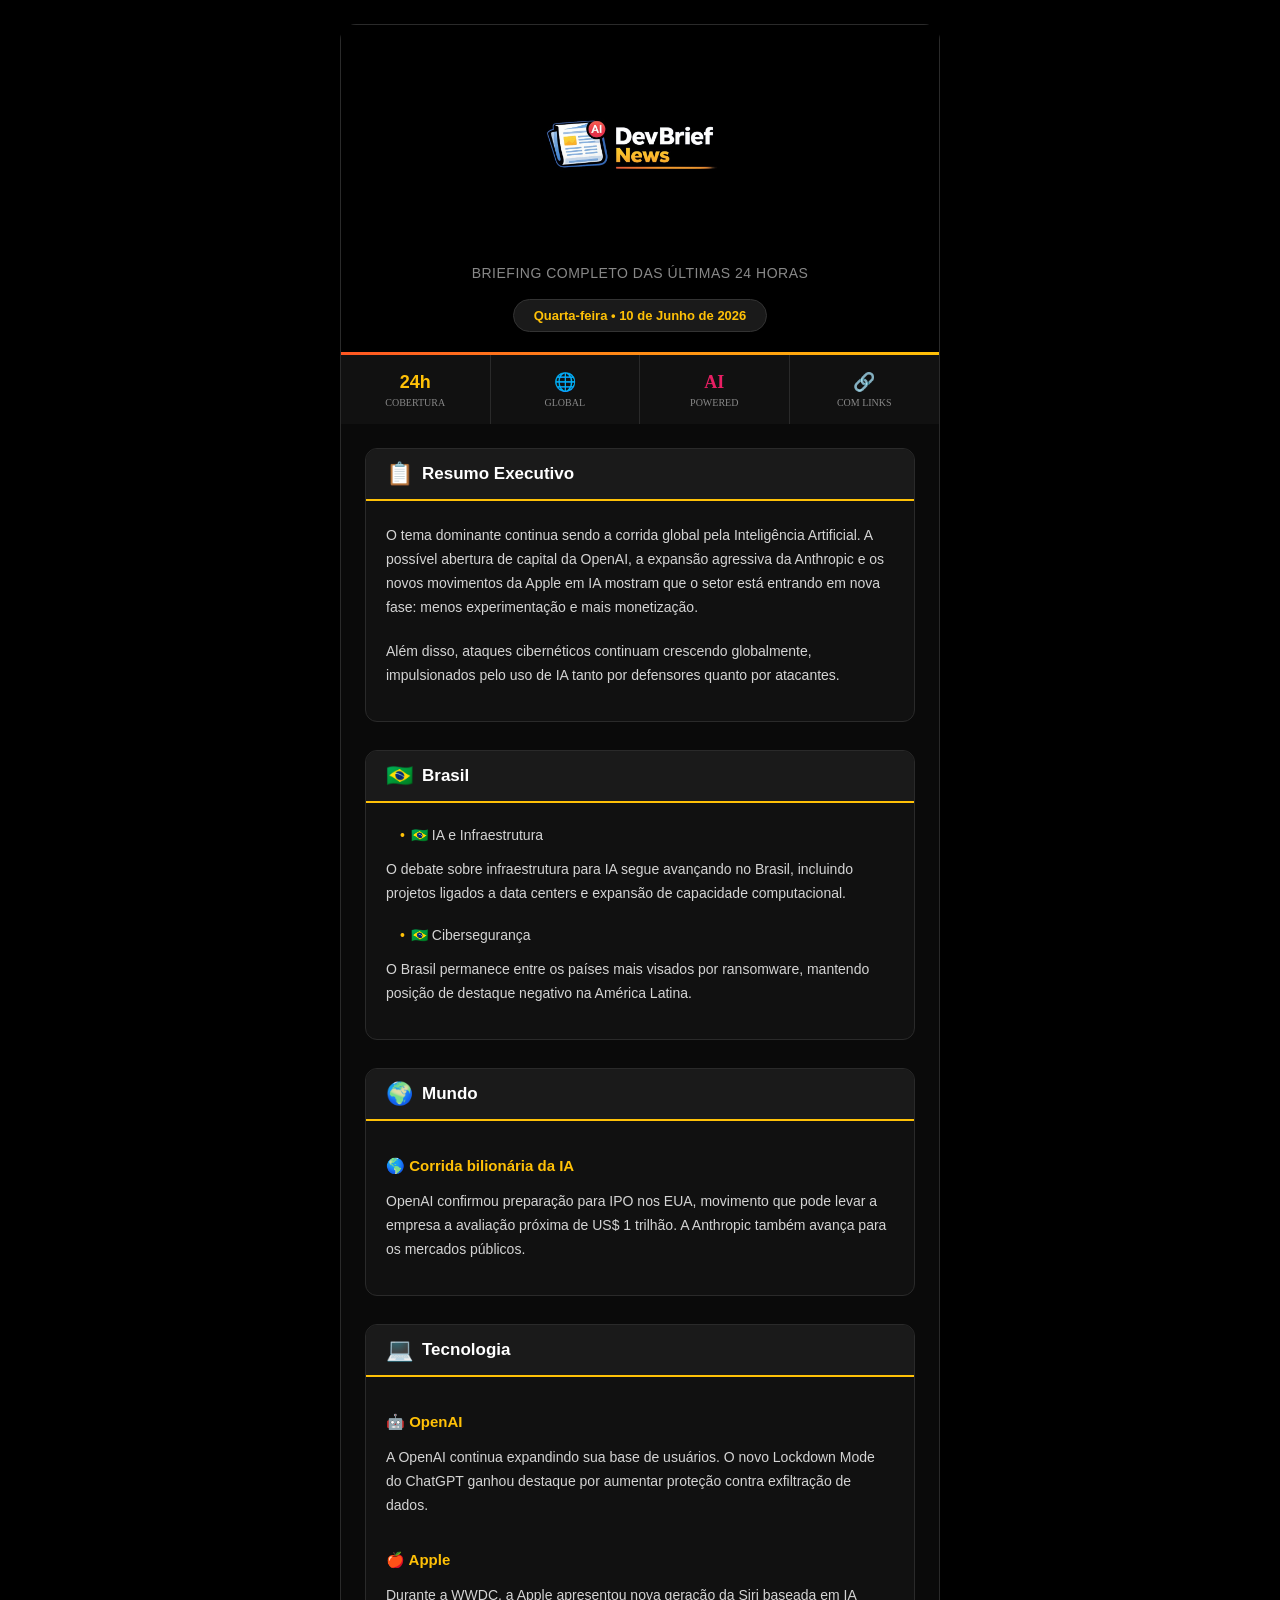
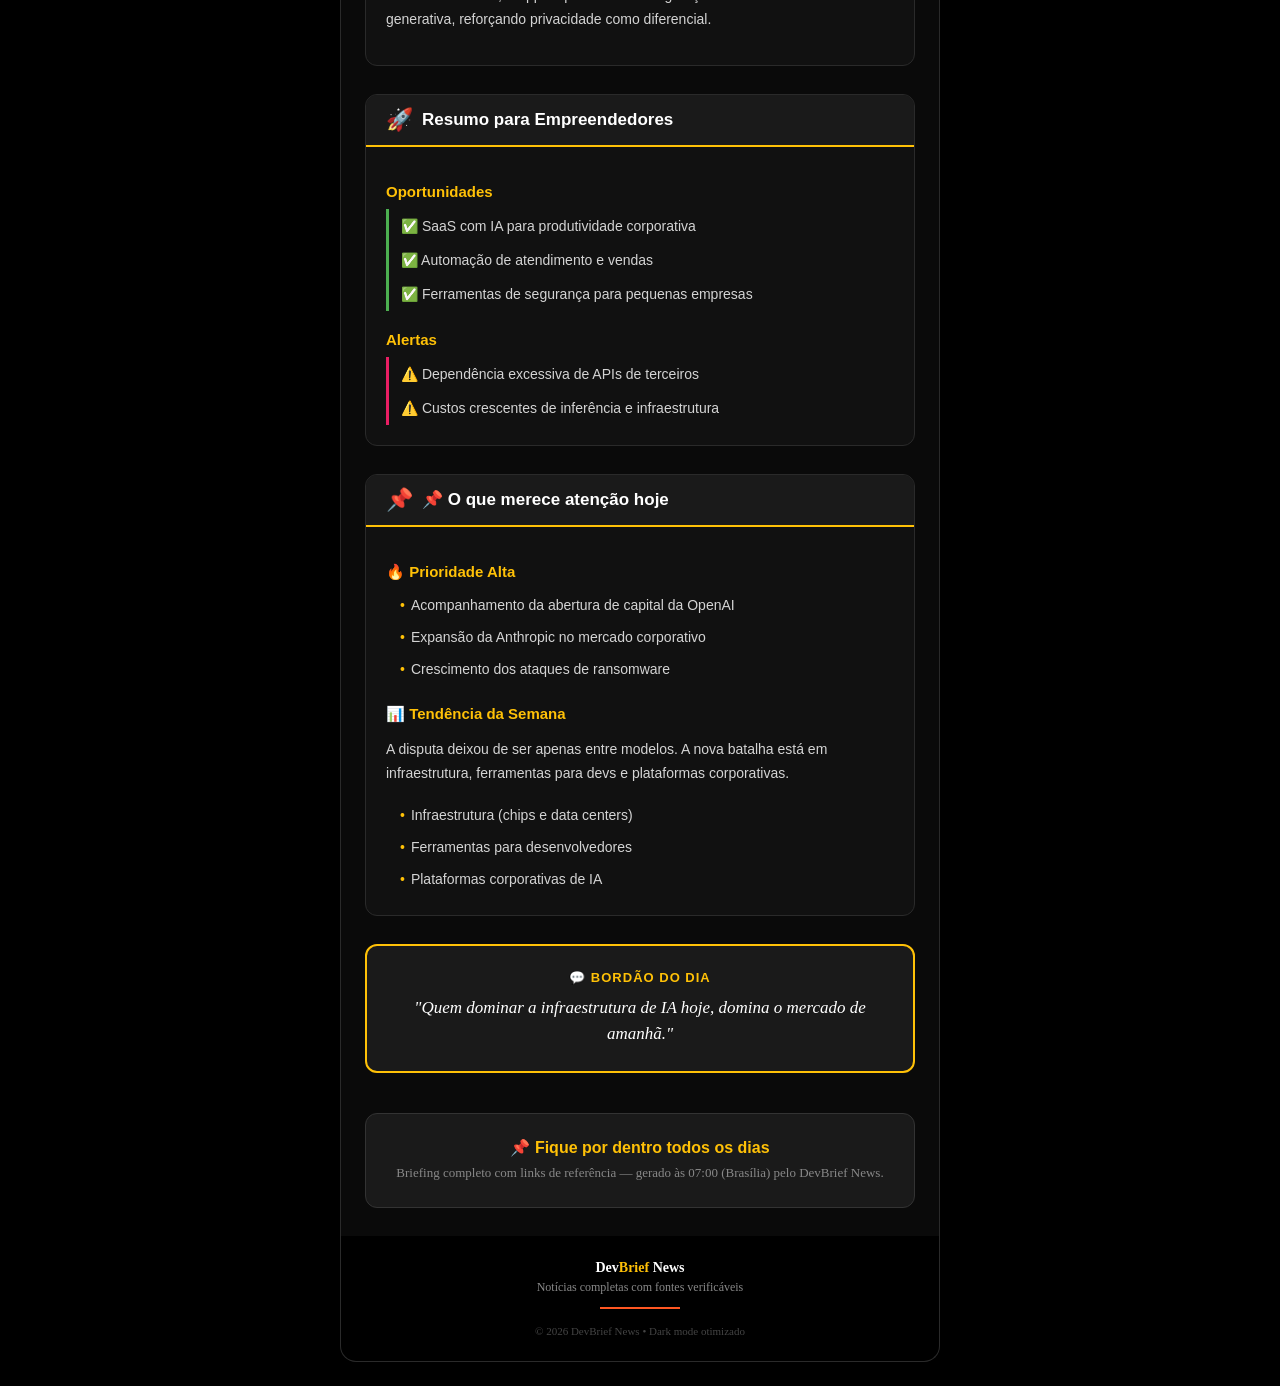
<file: logs/email_preview.html>
<!DOCTYPE html PUBLIC "-//W3C//DTD XHTML 1.0 Transitional//EN" "http://www.w3.org/TR/xhtml1/DTD/xhtml1-transitional.dtd">
<html xmlns="http://www.w3.org/1999/xhtml" xmlns:v="urn:schemas-microsoft-com:vml" xmlns:o="urn:schemas-microsoft-com:office:office" lang="pt-BR">
<head>
  <meta http-equiv="Content-Type" content="text/html; charset=UTF-8" />
  <meta name="viewport" content="width=device-width, initial-scale=1.0" />
  <meta name="color-scheme" content="dark only" />
  <meta name="supported-color-schemes" content="dark" />
  <meta name="x-apple-disable-message-reformatting" />
  <meta name="format-detection" content="telephone=no, date=no, address=no, email=no" />
  <title>DevBrief News</title>
  <!--[if mso]>
  <noscript>
    <xml>
      <o:OfficeDocumentSettings>
        <o:PixelsPerInch>96</o:PixelsPerInch>
      </o:OfficeDocumentSettings>
    </xml>
  </noscript>
  <style>body, table, td { background-color: #000000 !important; color: #d4d4d4 !important; }</style>
  <![endif]-->
  <style type="text/css">
    :root { color-scheme: dark only; supported-color-schemes: dark; }
    body, table, td, a { -webkit-text-size-adjust: 100%; -ms-text-size-adjust: 100%; }
    table, td { mso-table-lspace: 0pt; mso-table-rspace: 0pt; }
    img { -ms-interpolation-mode: bicubic; border: 0; height: auto; line-height: 100%; outline: none; text-decoration: none; display: block; }
    body { margin: 0 !important; padding: 0 !important; width: 100% !important; background-color: #000000 !important; color: #d4d4d4 !important; }
    a { color: #FFC107 !important; text-decoration: underline; }
    .dark-bg { background-color: #000000 !important; }
    .dark-card { background-color: #111111 !important; }
    .dark-content { background-color: #0a0a0a !important; }
    .dark-text { color: #d4d4d4 !important; }
    .dark-muted { color: #888888 !important; }
    @media only screen and (max-width: 620px) {
      .wrapper { width: 100% !important; }
      .mobile-padding { padding-left: 16px !important; padding-right: 16px !important; }
      .logo-img { max-width: 220px !important; }
    }
    @media (prefers-color-scheme: dark) {
      body, .dark-bg { background-color: #000000 !important; }
      .dark-card { background-color: #111111 !important; }
      .dark-content { background-color: #0a0a0a !important; }
      .dark-text { color: #d4d4d4 !important; }
      a { color: #FFC107 !important; }
    }
    @keyframes fadeInDown {
      from { opacity: 0; transform: translateY(-10px); }
      to   { opacity: 1; transform: translateY(0); }
    }
    @keyframes shimmer {
      0%   { background-position: -200% center; }
      100% { background-position: 200% center; }
    }
    .animate-header { animation: fadeInDown 0.8s ease-out both; }
    .shimmer-bar {
      background: linear-gradient(90deg, #FF5722 0%, #FFC107 50%, #FF5722 100%);
      background-size: 200% auto;
      animation: shimmer 3s linear infinite;
    }
    @media (prefers-reduced-motion: reduce) {
      .animate-header, .shimmer-bar { animation: none !important; }
    }
  </style>
</head>
<body class="dark-bg" style="margin:0;padding:0;background-color:#000000 !important;color:#d4d4d4;">

  <div style="display:none;font-size:1px;color:#000000;line-height:1px;max-height:0;max-width:0;opacity:0;overflow:hidden;">
    DevBrief News — briefing de 10 de Junho de 2026&nbsp;&zwnj;&nbsp;&zwnj;&nbsp;&zwnj;&nbsp;&zwnj;&nbsp;&zwnj;
  </div>

  <table role="presentation" width="100%" cellspacing="0" cellpadding="0" border="0" class="dark-bg" style="background-color:#000000 !important;">
    <tr>
      <td align="center" style="padding:24px 12px;background-color:#000000;">

        <table role="presentation" class="wrapper dark-bg" width="600" cellspacing="0" cellpadding="0" border="0" style="max-width:600px;width:100%;background-color:#000000;">

          <!-- HEADER -->
          <tr>
            <td class="animate-header dark-bg" style="background-color:#000000 !important;border-radius:16px 16px 0 0;border:1px solid #2a2a2a;border-bottom:none;">
              <table role="presentation" width="100%" cellspacing="0" cellpadding="0" border="0" style="background-color:#000000;">
                <tr>
                  <td class="mobile-padding" style="padding:32px 32px 20px 32px;text-align:center;background-color:#000000;">
                    <table role="presentation" cellspacing="0" cellpadding="0" border="0" align="center" style="margin-bottom:20px;">
                      <tr>
                        <td align="center" class="logo-img"><img src="[data-uri]" alt="DevBrief News" width="280" style="display:block;margin:0 auto;max-width:280px;width:280px;height:auto;border:0;" /></td>
                      </tr>
                    </table>
                    <p class="dark-muted" style="margin:0 0 16px 0;font-family:Arial,Helvetica,sans-serif;font-size:14px;color:#888888;line-height:20px;letter-spacing:0.5px;text-transform:uppercase;">
                      Briefing completo das últimas 24 horas
                    </p>
                    <table role="presentation" cellspacing="0" cellpadding="0" border="0" align="center">
                      <tr>
                        <td style="background-color:#1a1a1a;border:1px solid #333333;border-radius:20px;padding:8px 20px;font-family:Arial,Helvetica,sans-serif;font-size:13px;font-weight:600;color:#FFC107;">
                          Quarta-feira &bull; 10 de Junho de 2026
                        </td>
                      </tr>
                    </table>
                  </td>
                </tr>
                <tr>
                  <td class="shimmer-bar" style="height:3px;background-color:#FF5722;font-size:0;line-height:0;">&nbsp;</td>
                </tr>
              </table>
            </td>
          </tr>

          <!-- STATS -->
          <tr>
            <td class="dark-card" style="background-color:#111111 !important;border-left:1px solid #2a2a2a;border-right:1px solid #2a2a2a;">
              <table role="presentation" width="100%" cellspacing="0" cellpadding="0" border="0">
                <tr>
                  <td width="25%" align="center" style="padding:16px 6px;border-right:1px solid #2a2a2a;">
                    <p style="margin:0;font-family:Arial,Helvetica,sans-serif;font-size:18px;font-weight:800;color:#FFC107;">24h</p>
                    <p class="dark-muted" style="margin:4px 0 0;font-size:10px;color:#666;text-transform:uppercase;">Cobertura</p>
                  </td>
                  <td width="25%" align="center" style="padding:16px 6px;border-right:1px solid #2a2a2a;">
                    <p style="margin:0;font-size:18px;font-weight:800;color:#4A90E2;">🌐</p>
                    <p class="dark-muted" style="margin:4px 0 0;font-size:10px;color:#666;text-transform:uppercase;">Global</p>
                  </td>
                  <td width="25%" align="center" style="padding:16px 6px;border-right:1px solid #2a2a2a;">
                    <p style="margin:0;font-size:18px;font-weight:800;color:#E91E63;">AI</p>
                    <p class="dark-muted" style="margin:4px 0 0;font-size:10px;color:#666;text-transform:uppercase;">Powered</p>
                  </td>
                  <td width="25%" align="center" style="padding:16px 6px;">
                    <p style="margin:0;font-size:18px;font-weight:800;color:#FFC107;">🔗</p>
                    <p class="dark-muted" style="margin:4px 0 0;font-size:10px;color:#666;text-transform:uppercase;">Com links</p>
                  </td>
                </tr>
              </table>
            </td>
          </tr>

          <!-- CONTEÚDO -->
          <tr>
            <td class="mobile-padding dark-content" style="background-color:#0a0a0a !important;border-left:1px solid #2a2a2a;border-right:1px solid #2a2a2a;padding:24px 24px 8px 24px;">
              
    <table role="presentation" width="100%" cellspacing="0" cellpadding="0" border="0" style="margin-bottom:28px;">
      <tr>
        <td style="background-color:#111111;border-radius:12px;border:1px solid #2a2a2a;overflow:hidden;">
          <table role="presentation" width="100%" cellspacing="0" cellpadding="0" border="0">
            <tr>
              <td style="background-color:#1a1a1a;padding:14px 20px;border-bottom:2px solid #FFC107;">
                <table role="presentation" width="100%" cellspacing="0" cellpadding="0" border="0">
                  <tr>
                    <td width="36" style="font-size:22px;line-height:22px;vertical-align:middle;">📋</td>
                    <td style="font-family:Arial,Helvetica,sans-serif;font-size:17px;font-weight:700;color:#ffffff;line-height:22px;vertical-align:middle;">
                      Resumo Executivo
                    </td>
                  </tr>
                </table>
              </td>
            </tr>
            <tr>
              <td style="padding:16px 20px 20px 20px;">
                <table role="presentation" width="100%" cellspacing="0" cellpadding="0" border="0">
                  
            <tr>
              <td style="padding:6px 0 14px 0;font-family:Arial,Helvetica,sans-serif;font-size:14px;color:#d4d4d4;line-height:24px;">
                O tema dominante continua sendo a corrida global pela Inteligência Artificial. A possível abertura de capital da OpenAI, a expansão agressiva da Anthropic e os novos movimentos da Apple em IA mostram que o setor está entrando em nova fase: menos experimentação e mais monetização.
              </td>
            </tr>
            <tr>
              <td style="padding:6px 0 14px 0;font-family:Arial,Helvetica,sans-serif;font-size:14px;color:#d4d4d4;line-height:24px;">
                Além disso, ataques cibernéticos continuam crescendo globalmente, impulsionados pelo uso de IA tanto por defensores quanto por atacantes.
              </td>
            </tr>
                </table>
              </td>
            </tr>
          </table>
        </td>
      </tr>
    </table>
    <table role="presentation" width="100%" cellspacing="0" cellpadding="0" border="0" style="margin-bottom:28px;">
      <tr>
        <td style="background-color:#111111;border-radius:12px;border:1px solid #2a2a2a;overflow:hidden;">
          <table role="presentation" width="100%" cellspacing="0" cellpadding="0" border="0">
            <tr>
              <td style="background-color:#1a1a1a;padding:14px 20px;border-bottom:2px solid #FFC107;">
                <table role="presentation" width="100%" cellspacing="0" cellpadding="0" border="0">
                  <tr>
                    <td width="36" style="font-size:22px;line-height:22px;vertical-align:middle;">🇧🇷</td>
                    <td style="font-family:Arial,Helvetica,sans-serif;font-size:17px;font-weight:700;color:#ffffff;line-height:22px;vertical-align:middle;">
                      Brasil
                    </td>
                  </tr>
                </table>
              </td>
            </tr>
            <tr>
              <td style="padding:16px 20px 20px 20px;">
                <table role="presentation" width="100%" cellspacing="0" cellpadding="0" border="0">
                  
            <tr>
              <td style="padding:5px 0 5px 14px;font-family:Arial,Helvetica,sans-serif;font-size:14px;color:#d4d4d4;line-height:22px;">
                <span style="color:#FFC107;margin-right:6px;">•</span>🇧🇷 IA e Infraestrutura
              </td>
            </tr>
            <tr>
              <td style="padding:6px 0 14px 0;font-family:Arial,Helvetica,sans-serif;font-size:14px;color:#d4d4d4;line-height:24px;">
                O debate sobre infraestrutura para IA segue avançando no Brasil, incluindo projetos ligados a data centers e expansão de capacidade computacional.
              </td>
            </tr>
            <tr>
              <td style="padding:5px 0 5px 14px;font-family:Arial,Helvetica,sans-serif;font-size:14px;color:#d4d4d4;line-height:22px;">
                <span style="color:#FFC107;margin-right:6px;">•</span>🇧🇷 Cibersegurança
              </td>
            </tr>
            <tr>
              <td style="padding:6px 0 14px 0;font-family:Arial,Helvetica,sans-serif;font-size:14px;color:#d4d4d4;line-height:24px;">
                O Brasil permanece entre os países mais visados por ransomware, mantendo posição de destaque negativo na América Latina.
              </td>
            </tr>
                </table>
              </td>
            </tr>
          </table>
        </td>
      </tr>
    </table>
    <table role="presentation" width="100%" cellspacing="0" cellpadding="0" border="0" style="margin-bottom:28px;">
      <tr>
        <td style="background-color:#111111;border-radius:12px;border:1px solid #2a2a2a;overflow:hidden;">
          <table role="presentation" width="100%" cellspacing="0" cellpadding="0" border="0">
            <tr>
              <td style="background-color:#1a1a1a;padding:14px 20px;border-bottom:2px solid #FFC107;">
                <table role="presentation" width="100%" cellspacing="0" cellpadding="0" border="0">
                  <tr>
                    <td width="36" style="font-size:22px;line-height:22px;vertical-align:middle;">🌍</td>
                    <td style="font-family:Arial,Helvetica,sans-serif;font-size:17px;font-weight:700;color:#ffffff;line-height:22px;vertical-align:middle;">
                      Mundo
                    </td>
                  </tr>
                </table>
              </td>
            </tr>
            <tr>
              <td style="padding:16px 20px 20px 20px;">
                <table role="presentation" width="100%" cellspacing="0" cellpadding="0" border="0">
                  
            <tr>
              <td style="padding:18px 0 6px 0;font-family:Arial,Helvetica,sans-serif;font-size:15px;font-weight:700;color:#FFC107;line-height:22px;">
                🌎 Corrida bilionária da IA
              </td>
            </tr>
            <tr>
              <td style="padding:6px 0 14px 0;font-family:Arial,Helvetica,sans-serif;font-size:14px;color:#d4d4d4;line-height:24px;">
                OpenAI confirmou preparação para IPO nos EUA, movimento que pode levar a empresa a avaliação próxima de US$ 1 trilhão. A Anthropic também avança para os mercados públicos.
              </td>
            </tr>
                </table>
              </td>
            </tr>
          </table>
        </td>
      </tr>
    </table>
    <table role="presentation" width="100%" cellspacing="0" cellpadding="0" border="0" style="margin-bottom:28px;">
      <tr>
        <td style="background-color:#111111;border-radius:12px;border:1px solid #2a2a2a;overflow:hidden;">
          <table role="presentation" width="100%" cellspacing="0" cellpadding="0" border="0">
            <tr>
              <td style="background-color:#1a1a1a;padding:14px 20px;border-bottom:2px solid #FFC107;">
                <table role="presentation" width="100%" cellspacing="0" cellpadding="0" border="0">
                  <tr>
                    <td width="36" style="font-size:22px;line-height:22px;vertical-align:middle;">💻</td>
                    <td style="font-family:Arial,Helvetica,sans-serif;font-size:17px;font-weight:700;color:#ffffff;line-height:22px;vertical-align:middle;">
                      Tecnologia
                    </td>
                  </tr>
                </table>
              </td>
            </tr>
            <tr>
              <td style="padding:16px 20px 20px 20px;">
                <table role="presentation" width="100%" cellspacing="0" cellpadding="0" border="0">
                  
            <tr>
              <td style="padding:18px 0 6px 0;font-family:Arial,Helvetica,sans-serif;font-size:15px;font-weight:700;color:#FFC107;line-height:22px;">
                🤖 OpenAI
              </td>
            </tr>
            <tr>
              <td style="padding:6px 0 14px 0;font-family:Arial,Helvetica,sans-serif;font-size:14px;color:#d4d4d4;line-height:24px;">
                A OpenAI continua expandindo sua base de usuários. O novo Lockdown Mode do ChatGPT ganhou destaque por aumentar proteção contra exfiltração de dados.
              </td>
            </tr>
            <tr>
              <td style="padding:18px 0 6px 0;font-family:Arial,Helvetica,sans-serif;font-size:15px;font-weight:700;color:#FFC107;line-height:22px;">
                🍎 Apple
              </td>
            </tr>
            <tr>
              <td style="padding:6px 0 14px 0;font-family:Arial,Helvetica,sans-serif;font-size:14px;color:#d4d4d4;line-height:24px;">
                Durante a WWDC, a Apple apresentou nova geração da Siri baseada em IA generativa, reforçando privacidade como diferencial.
              </td>
            </tr>
                </table>
              </td>
            </tr>
          </table>
        </td>
      </tr>
    </table>
    <table role="presentation" width="100%" cellspacing="0" cellpadding="0" border="0" style="margin-bottom:28px;">
      <tr>
        <td style="background-color:#111111;border-radius:12px;border:1px solid #2a2a2a;overflow:hidden;">
          <table role="presentation" width="100%" cellspacing="0" cellpadding="0" border="0">
            <tr>
              <td style="background-color:#1a1a1a;padding:14px 20px;border-bottom:2px solid #FFC107;">
                <table role="presentation" width="100%" cellspacing="0" cellpadding="0" border="0">
                  <tr>
                    <td width="36" style="font-size:22px;line-height:22px;vertical-align:middle;">🚀</td>
                    <td style="font-family:Arial,Helvetica,sans-serif;font-size:17px;font-weight:700;color:#ffffff;line-height:22px;vertical-align:middle;">
                      Resumo para Empreendedores
                    </td>
                  </tr>
                </table>
              </td>
            </tr>
            <tr>
              <td style="padding:16px 20px 20px 20px;">
                <table role="presentation" width="100%" cellspacing="0" cellpadding="0" border="0">
                  
            <tr>
              <td style="padding:18px 0 6px 0;font-family:Arial,Helvetica,sans-serif;font-size:15px;font-weight:700;color:#FFC107;line-height:22px;">
                Oportunidades
              </td>
            </tr>
            <tr>
              <td style="padding:6px 0;font-family:Arial,Helvetica,sans-serif;font-size:14px;color:#d4d4d4;line-height:22px;border-left:3px solid #4CAF50;padding-left:12px;">
                ✅ SaaS com IA para produtividade corporativa
              </td>
            </tr>
            <tr>
              <td style="padding:6px 0;font-family:Arial,Helvetica,sans-serif;font-size:14px;color:#d4d4d4;line-height:22px;border-left:3px solid #4CAF50;padding-left:12px;">
                ✅ Automação de atendimento e vendas
              </td>
            </tr>
            <tr>
              <td style="padding:6px 0;font-family:Arial,Helvetica,sans-serif;font-size:14px;color:#d4d4d4;line-height:22px;border-left:3px solid #4CAF50;padding-left:12px;">
                ✅ Ferramentas de segurança para pequenas empresas
              </td>
            </tr>
            <tr>
              <td style="padding:18px 0 6px 0;font-family:Arial,Helvetica,sans-serif;font-size:15px;font-weight:700;color:#FFC107;line-height:22px;">
                Alertas
              </td>
            </tr>
            <tr>
              <td style="padding:6px 0;font-family:Arial,Helvetica,sans-serif;font-size:14px;color:#d4d4d4;line-height:22px;border-left:3px solid #E91E63;padding-left:12px;">
                ⚠️ Dependência excessiva de APIs de terceiros
              </td>
            </tr>
            <tr>
              <td style="padding:6px 0;font-family:Arial,Helvetica,sans-serif;font-size:14px;color:#d4d4d4;line-height:22px;border-left:3px solid #E91E63;padding-left:12px;">
                ⚠️ Custos crescentes de inferência e infraestrutura
              </td>
            </tr>
                </table>
              </td>
            </tr>
          </table>
        </td>
      </tr>
    </table>
    <table role="presentation" width="100%" cellspacing="0" cellpadding="0" border="0" style="margin-bottom:28px;">
      <tr>
        <td style="background-color:#111111;border-radius:12px;border:1px solid #2a2a2a;overflow:hidden;">
          <table role="presentation" width="100%" cellspacing="0" cellpadding="0" border="0">
            <tr>
              <td style="background-color:#1a1a1a;padding:14px 20px;border-bottom:2px solid #FFC107;">
                <table role="presentation" width="100%" cellspacing="0" cellpadding="0" border="0">
                  <tr>
                    <td width="36" style="font-size:22px;line-height:22px;vertical-align:middle;">📌</td>
                    <td style="font-family:Arial,Helvetica,sans-serif;font-size:17px;font-weight:700;color:#ffffff;line-height:22px;vertical-align:middle;">
                      📌 O que merece atenção hoje
                    </td>
                  </tr>
                </table>
              </td>
            </tr>
            <tr>
              <td style="padding:16px 20px 20px 20px;">
                <table role="presentation" width="100%" cellspacing="0" cellpadding="0" border="0">
                  
            <tr>
              <td style="padding:18px 0 6px 0;font-family:Arial,Helvetica,sans-serif;font-size:15px;font-weight:700;color:#FFC107;line-height:22px;">
                🔥 Prioridade Alta
              </td>
            </tr>
            <tr>
              <td style="padding:5px 0 5px 14px;font-family:Arial,Helvetica,sans-serif;font-size:14px;color:#d4d4d4;line-height:22px;">
                <span style="color:#FFC107;margin-right:6px;">•</span>Acompanhamento da abertura de capital da OpenAI
              </td>
            </tr>
            <tr>
              <td style="padding:5px 0 5px 14px;font-family:Arial,Helvetica,sans-serif;font-size:14px;color:#d4d4d4;line-height:22px;">
                <span style="color:#FFC107;margin-right:6px;">•</span>Expansão da Anthropic no mercado corporativo
              </td>
            </tr>
            <tr>
              <td style="padding:5px 0 5px 14px;font-family:Arial,Helvetica,sans-serif;font-size:14px;color:#d4d4d4;line-height:22px;">
                <span style="color:#FFC107;margin-right:6px;">•</span>Crescimento dos ataques de ransomware
              </td>
            </tr>
            <tr>
              <td style="padding:18px 0 6px 0;font-family:Arial,Helvetica,sans-serif;font-size:15px;font-weight:700;color:#FFC107;line-height:22px;">
                📊 Tendência da Semana
              </td>
            </tr>
            <tr>
              <td style="padding:6px 0 14px 0;font-family:Arial,Helvetica,sans-serif;font-size:14px;color:#d4d4d4;line-height:24px;">
                A disputa deixou de ser apenas entre modelos. A nova batalha está em infraestrutura, ferramentas para devs e plataformas corporativas.
              </td>
            </tr>
            <tr>
              <td style="padding:5px 0 5px 14px;font-family:Arial,Helvetica,sans-serif;font-size:14px;color:#d4d4d4;line-height:22px;">
                <span style="color:#FFC107;margin-right:6px;">•</span>Infraestrutura (chips e data centers)
              </td>
            </tr>
            <tr>
              <td style="padding:5px 0 5px 14px;font-family:Arial,Helvetica,sans-serif;font-size:14px;color:#d4d4d4;line-height:22px;">
                <span style="color:#FFC107;margin-right:6px;">•</span>Ferramentas para desenvolvedores
              </td>
            </tr>
            <tr>
              <td style="padding:5px 0 5px 14px;font-family:Arial,Helvetica,sans-serif;font-size:14px;color:#d4d4d4;line-height:22px;">
                <span style="color:#FFC107;margin-right:6px;">•</span>Plataformas corporativas de IA
              </td>
            </tr>
                </table>
              </td>
            </tr>
          </table>
        </td>
      </tr>
    </table>
    <table role="presentation" width="100%" cellspacing="0" cellpadding="0" border="0" style="margin-bottom:24px;">
      <tr>
        <td style="background-color:#1a1a1a;border:2px solid #FFC107;border-radius:12px;padding:24px 28px;text-align:center;">
          <p style="margin:0 0 10px;font-family:Arial,Helvetica,sans-serif;font-size:13px;font-weight:700;color:#FFC107;text-transform:uppercase;letter-spacing:1px;">
            💬 Bordão do Dia
          </p>
          <p style="margin:0;font-family:Georgia,serif;font-size:17px;font-style:italic;color:#ffffff;line-height:26px;">
            "Quem dominar a infraestrutura de IA hoje, domina o mercado de amanhã."
          </p>
        </td>
      </tr>
    </table>
            </td>
          </tr>

          <!-- CTA -->
          <tr>
            <td class="mobile-padding dark-content" style="background-color:#0a0a0a !important;border-left:1px solid #2a2a2a;border-right:1px solid #2a2a2a;padding:8px 24px 28px 24px;">
              <table role="presentation" width="100%" cellspacing="0" cellpadding="0" border="0">
                <tr>
                  <td align="center" style="background-color:#1a1a1a;border:1px solid #333;border-radius:12px;padding:24px 28px;">
                    <p style="margin:0 0 6px;font-family:Arial,Helvetica,sans-serif;font-size:16px;font-weight:700;color:#FFC107;">
                      📌 Fique por dentro todos os dias
                    </p>
                    <p class="dark-muted" style="margin:0;font-size:13px;color:#888;line-height:20px;">
                      Briefing completo com links de referência — gerado às 07:00 (Brasília) pelo DevBrief News.
                    </p>
                  </td>
                </tr>
              </table>
            </td>
          </tr>

          <!-- FOOTER -->
          <tr>
            <td class="dark-bg" style="background-color:#000000 !important;border:1px solid #2a2a2a;border-top:none;border-radius:0 0 16px 16px;padding:24px 32px;text-align:center;">
              <p style="margin:0 0 4px;font-size:14px;font-weight:700;color:#ffffff;">
                Dev<span style="color:#FFC107;">Brief</span> News
              </p>
              <p class="dark-muted" style="margin:0 0 12px;font-size:12px;color:#666;">
                Notícias completas com fontes verificáveis
              </p>
              <table role="presentation" cellspacing="0" cellpadding="0" border="0" align="center" style="margin-bottom:16px;">
                <tr><td style="width:80px;height:2px;background-color:#FF5722;font-size:0;">&nbsp;</td></tr>
              </table>
              <p style="margin:0;font-size:11px;color:#444;">
                &copy; 2026 DevBrief News &bull; Dark mode otimizado
              </p>
            </td>
          </tr>

        </table>
      </td>
    </tr>
  </table>

</body>
</html>
</file>
